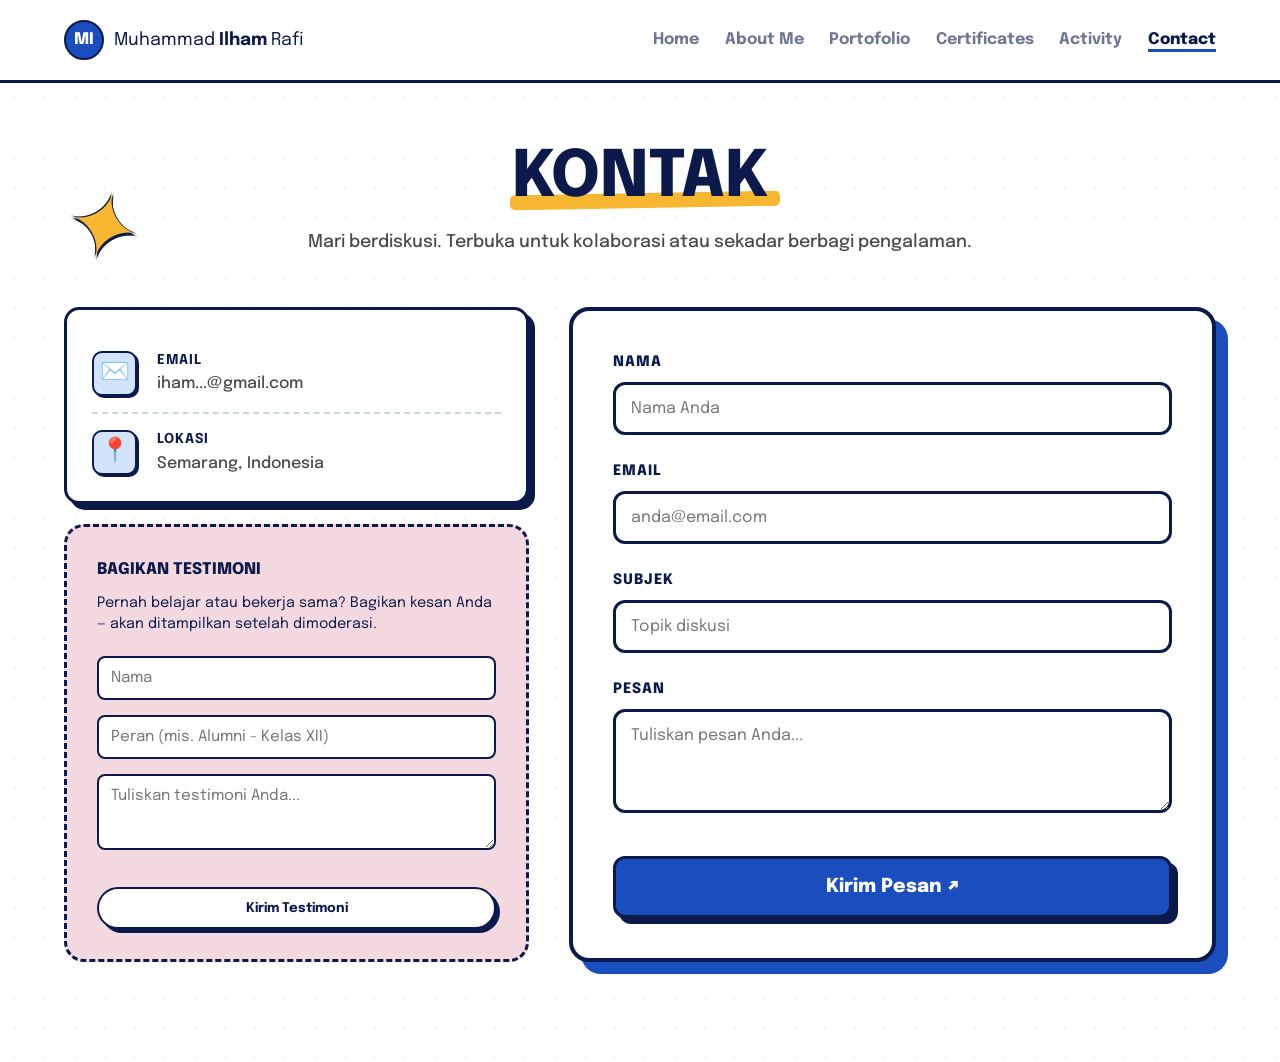
<file: contact.html>
<!DOCTYPE html>
<html lang="id">
<head>
    <meta charset="UTF-8">
    <meta name="viewport" content="width=device-width, initial-scale=1.0">
    <title>Contact - Muhammad Ilham Rafi</title>
    <link rel="stylesheet" href="styles_contact.css">
    <link href="https://fonts.googleapis.com/css2?family=Epilogue:wght@400;700;800&display=swap" rel="stylesheet">
</head>
<body>

    <!-- NAVBAR Bawaan -->
    <div class="navbar-container">
        <nav class="navbar">
            <div class="logo-section">
                <div class="logo-icon">MI</div>
                <span class="logo-text">Muhammad <b>Ilham</b> Rafi</span>
            </div>
            
            <button class="hamburger" id="hamburger-btn">
                <span></span>
                <span></span>
                <span></span>
            </button>

            <ul class="nav-links" id="nav-links">
                <li><a href="index.html">Home</a></li>
                <li><a href="about.html">About Me</a></li>
                <li><a href="portofolio.html">Portofolio</a></li>
                <li><a href="certificates.html">Certificates</a></li>
                <li><a href="activity.html">Activity</a></li>
                <li><a href="contact.html" class="active">Contact</a></li>
            </ul>
        </nav>
    </div>

    <!-- MAIN CONTACT SECTION -->
    <main class="contact-section">
        <!-- Pattern Latar Belakang & Bintang -->
        <div class="bg-pattern"></div>
        <div class="decor-star star-1">✦</div>
        <div class="decor-star star-2">✦</div>

        <!-- Judul Halaman Bergaya Activity -->
        <div class="section-header animate-pop">
            <h1 class="page-heading">KONTAK</h1>
            <p class="page-subtitle">Mari berdiskusi. Terbuka untuk kolaborasi atau sekadar berbagi pengalaman.</p>
        </div>
        
        <!-- Kontainer Flex Form (Tinggi Sejajar) -->
        <div class="contact-container animate-slide-up">
            
            <!-- Kolom Kiri: Info Kontak bergaya Tabel & Testimoni -->
            <div class="contact-left">
                
                <!-- Kotak Info (Tabel) -->
                <div class="info-table-box">
                    <div class="info-row">
                        <div class="icon-box">✉️</div>
                        <div class="detail-text">
                            <strong>EMAIL</strong>
                            <span>iham...@gmail.com</span>
                        </div>
                    </div>
                    <div class="info-row">
                        <div class="icon-box">📍</div>
                        <div class="detail-text">
                            <strong>LOKASI</strong>
                            <span>Semarang, Indonesia</span>
                        </div>
                    </div>
                </div>

                <!-- Kotak Bagikan Testimoni -->
                <div class="testimonial-box">
                    <h4 class="testimoni-title">BAGIKAN TESTIMONI</h4>
                    <p class="testimoni-desc">Pernah belajar atau bekerja sama? Bagikan kesan Anda — akan ditampilkan setelah dimoderasi.</p>
                    <form action="#" class="testimoni-form">
                        <input type="text" placeholder="Nama" required>
                        <input type="text" placeholder="Peran (mis. Alumni - Kelas XII)" required>
                        <textarea rows="3" placeholder="Tuliskan testimoni Anda..." required></textarea>
                        <button type="submit" class="btn-testimoni">Kirim Testimoni</button>
                    </form>
                </div>

            </div>

            <!-- Kolom Kanan: Form Kontak Utama -->
            <div class="contact-right">
                <form action="#" class="main-form">
                    <div class="form-inputs-wrap">
                        <div class="form-group">
                            <label>NAMA</label>
                            <input type="text" placeholder="Nama Anda" required>
                        </div>
                        
                        <div class="form-group">
                            <label>EMAIL</label>
                            <input type="email" placeholder="anda@email.com" required>
                        </div>
                        
                        <div class="form-group">
                            <label>SUBJEK</label>
                            <input type="text" placeholder="Topik diskusi" required>
                        </div>
                        
                        <div class="form-group">
                            <label>PESAN</label>
                            <textarea rows="4" placeholder="Tuliskan pesan Anda..." required></textarea>
                        </div>
                    </div>
                    
                    <button type="submit" class="btn-submit">Kirim Pesan ↗</button>
                </form>
            </div>
            
        </div>
    </main>

    <script>
        // Logika Hamburger Menu
        const hamburgerBtn = document.getElementById('hamburger-btn');
        const navLinks = document.getElementById('nav-links');

        hamburgerBtn.addEventListener('click', () => {
            hamburgerBtn.classList.toggle('active');
            navLinks.classList.toggle('show-menu');
        });
    </script>
</body>
</html>
</file>
<file: styles_contact.css>
/* =========================================
   ROOT & BASE STYLES DARI TEMA UTAMA
========================================= */
:root {
    --primary-blue: #1a4ebf;
    --dark-navy: #0c1a4b;
    --light-pink: #f4d9e1;
    --accent-yellow: #f7b731;
    --light-blue: #d2e3fc;
    --bg-white: #ffffff;
    --bg-gray: #f9f9fb;
    --text-gray: #4a4a4a;
}

* {
    margin: 0;
    padding: 0;
    box-sizing: border-box;
    font-family: 'Epilogue', sans-serif;
}

body {
    background-color: var(--bg-white);
    color: var(--dark-navy);
    overflow-x: hidden;
    line-height: 1.6;
}

/* =========================================
   NAVBAR
========================================= */
.navbar-container {
    width: 100%;
    background: var(--bg-white);
    border-bottom: 3px solid var(--dark-navy);
    position: sticky;
    top: 0;
    z-index: 100;
}

.navbar {
    display: flex;
    justify-content: space-between;
    align-items: center;
    padding: 20px 5vw;
    max-width: 1400px;
    margin: 0 auto;
    flex-wrap: wrap; 
    gap: 20px;
}

.logo-section {
    display: flex;
    align-items: center;
    gap: 10px;
    z-index: 102;
}

.logo-icon {
    background-color: var(--primary-blue);
    color: white;
    font-weight: 800;
    width: 40px;
    height: 40px;
    display: flex;
    justify-content: center;
    align-items: center;
    border-radius: 50%;
    flex-shrink: 0;
    border: 2px solid var(--dark-navy);
}

.logo-text {
    color: var(--dark-navy);
    font-size: 1.1rem;
}

.hamburger {
    display: none;
    flex-direction: column;
    gap: 6px;
    background: none;
    border: none;
    cursor: pointer;
    z-index: 102;
    padding: 5px;
}

.hamburger span {
    display: block;
    width: 30px;
    height: 3px;
    background-color: var(--dark-navy);
    border-radius: 3px;
    transition: all 0.3s ease;
}

.hamburger.active span:nth-child(1) { transform: translateY(9px) rotate(45deg); }
.hamburger.active span:nth-child(2) { opacity: 0; }
.hamburger.active span:nth-child(3) { transform: translateY(-9px) rotate(-45deg); }

.nav-links {
    display: flex;
    list-style: none;
    gap: 2vw;
    flex-wrap: wrap;
    justify-content: center;
    align-items: center;
}

.nav-links a {
    text-decoration: none;
    color: var(--dark-navy);
    font-weight: 700;
    opacity: 0.6;
    transition: opacity 0.2s ease, color 0.2s ease;
}

.nav-links a:hover {
    opacity: 1;
    color: var(--primary-blue);
}

.nav-links a.active {
    opacity: 1;
    font-weight: 800;
    text-decoration: underline;
    text-underline-offset: 5px;
    text-decoration-thickness: 3px;
    text-decoration-color: var(--primary-blue);
}

/* =========================================
   BACKGROUND & BINTANG
========================================= */
.contact-section {
    padding: 60px 5vw 100px 5vw;
    position: relative;
    max-width: 1400px;
    margin: 0 auto;
}

.bg-pattern {
    position: absolute;
    top: 0; left: 0; width: 100%; height: 100%;
    opacity: 0.03;
    background-image: radial-gradient(var(--dark-navy) 2px, transparent 2px);
    background-size: 30px 30px;
    z-index: 0;
    pointer-events: none;
}

.decor-star {
    position: absolute;
    color: var(--accent-yellow);
    font-size: clamp(40px, 8vw, 90px);
    text-shadow: 2px 2px 0px var(--dark-navy), -1px -1px 0 var(--dark-navy), 1px -1px 0 var(--dark-navy), -1px 1px 0 var(--dark-navy), 1px 1px 0 var(--dark-navy);
    z-index: 1;
    animation: pulseStar 3s ease-in-out infinite alternate;
}

.star-1 { top: 8%; left: 5%; transform: rotate(15deg); }
.star-2 { bottom: 10%; right: 5%; font-size: 60px; transform: rotate(-25deg); animation-delay: 1s; }

@keyframes pulseStar {
    0% { transform: scale(1) rotate(0deg); }
    100% { transform: scale(1.1) rotate(10deg); }
}

/* =========================================
   HEADER KONTAK
========================================= */
.section-header {
    text-align: center;
    position: relative;
    z-index: 2;
    margin-bottom: 50px;
}

.page-heading {
    font-size: clamp(2.5rem, 5vw, 4rem);
    font-weight: 800;
    line-height: 1.1;
    margin-bottom: 15px;
    color: var(--dark-navy);
    display: inline-block;
    position: relative;
    text-transform: uppercase;
}

/* Garis Kuning di bawah Judul */
.page-heading::after {
    content: '';
    position: absolute;
    width: 105%;
    height: 15px;
    background-color: var(--accent-yellow);
    bottom: 5px;
    left: -2px;
    z-index: -1;
    transform: rotate(-1deg);
    border-radius: 5px;
}

.page-subtitle {
    font-size: 1.1rem;
    color: var(--text-gray);
    font-weight: 500;
}

/* =========================================
   ANIMASI INTERAKTIF SAAT HALAMAN DIMUAT
========================================= */
.animate-pop {
    animation: popIn 0.8s cubic-bezier(0.175, 0.885, 0.32, 1.275) forwards;
}

.animate-slide-up {
    opacity: 0;
    animation: slideUp 0.8s ease forwards;
    animation-delay: 0.3s;
}

@keyframes popIn {
    0% { opacity: 0; transform: scale(0.8); }
    100% { opacity: 1; transform: scale(1); }
}

@keyframes slideUp {
    0% { opacity: 0; transform: translateY(40px); }
    100% { opacity: 1; transform: translateY(0); }
}

/* =========================================
   KONTEN UTAMA (LAYOUT FLEX)
========================================= */
.contact-container {
    display: flex;
    justify-content: space-between;
    align-items: stretch; /* MEMBUAT TINGGI KOLOM KANAN DAN KIRI SAMA */
    gap: 40px;
    position: relative;
    z-index: 2;
    flex-wrap: wrap;
    max-width: 1200px;
    margin: 0 auto;
}

/* --- Kolom Kiri --- */
.contact-left {
    flex: 1;
    min-width: 320px;
    display: flex;
    flex-direction: column;
    justify-content: space-between; /* Mendorong Testimoni ke bawah agar sejajar Form */
    gap: 20px;
}

/* Kotak Info bergaya Tabel */
.info-table-box {
    background: var(--bg-white);
    border: 3px solid var(--dark-navy);
    border-radius: 15px;
    padding: 25px;
    box-shadow: 6px 6px 0px var(--dark-navy);
    display: flex;
    flex-direction: column;
}

.info-row {
    display: flex;
    align-items: center;
    gap: 20px;
    padding: 15px 0;
    border-bottom: 2px dashed #cbd5e1; /* Garis pemisah tabel */
}

.info-row:last-child {
    border-bottom: none;
    padding-bottom: 0;
}

.icon-box {
    width: 45px;
    height: 45px;
    background: var(--light-blue);
    border: 2px solid var(--dark-navy);
    border-radius: 10px;
    display: flex;
    justify-content: center;
    align-items: center;
    font-size: 1.5rem;
    box-shadow: 2px 2px 0px var(--dark-navy);
}

.detail-text strong {
    display: block;
    font-size: 0.85rem;
    color: var(--dark-navy);
    letter-spacing: 1px;
}

.detail-text span {
    color: var(--text-gray);
    font-weight: 500;
}

/* Kotak Testimoni (Kiri Bawah) */
.testimonial-box {
    background-color: var(--light-pink);
    border: 3px dashed var(--dark-navy);
    border-radius: 20px;
    padding: 30px;
    flex-grow: 1; /* Mengisi sisa ruang agar tingginya pas dengan form kanan */
    display: flex;
    flex-direction: column;
}

.testimoni-title {
    color: var(--dark-navy);
    font-weight: 800;
    margin-bottom: 10px;
}

.testimoni-desc {
    font-size: 0.9rem;
    margin-bottom: 20px;
    color: var(--dark-navy);
    line-height: 1.5;
}

.testimoni-form {
    display: flex;
    flex-direction: column;
    flex-grow: 1;
}

.testimoni-form input,
.testimoni-form textarea {
    width: 100%;
    padding: 12px;
    margin-bottom: 15px;
    border: 2px solid var(--dark-navy);
    border-radius: 8px;
    background: var(--bg-white);
    font-size: 0.95rem;
}

.testimoni-form input:focus,
.testimoni-form textarea:focus {
    outline: none;
    box-shadow: 3px 3px 0px var(--dark-navy);
}

.btn-testimoni {
    background: var(--bg-white);
    color: var(--dark-navy);
    border: 2px solid var(--dark-navy);
    padding: 12px 20px;
    font-weight: 700;
    border-radius: 30px;
    cursor: pointer;
    box-shadow: 4px 4px 0px var(--dark-navy);
    transition: transform 0.2s, box-shadow 0.2s;
    margin-top: auto; /* Mendorong tombol selalu ke bawah */
}

.btn-testimoni:hover {
    transform: translate(-2px, -2px);
    box-shadow: 6px 6px 0px var(--dark-navy);
    background: var(--accent-yellow);
}

/* --- Kolom Kanan (Form Utama) --- */
.contact-right {
    flex: 1.2;
    min-width: 320px;
    background: var(--bg-white);
    border: 4px solid var(--dark-navy);
    border-radius: 20px;
    padding: 40px;
    box-shadow: 12px 12px 0px var(--primary-blue);
    display: flex;
    flex-direction: column;
}

.main-form {
    display: flex;
    flex-direction: column;
    height: 100%; /* Agar memenuhi container */
    justify-content: space-between;
}

.form-group {
    margin-bottom: 25px;
}

.form-group label {
    display: block;
    font-weight: 800;
    color: var(--dark-navy);
    margin-bottom: 8px;
    font-size: 0.9rem;
    letter-spacing: 1px;
}

.form-group input,
.form-group textarea {
    width: 100%;
    padding: 15px;
    border: 3px solid var(--dark-navy);
    border-radius: 12px;
    font-size: 1rem;
    transition: box-shadow 0.2s, border-color 0.2s;
}

.form-group input:focus,
.form-group textarea:focus {
    outline: none;
    border-color: var(--primary-blue);
    box-shadow: 4px 4px 0px var(--primary-blue);
}

.btn-submit {
    width: 100%;
    background: var(--primary-blue);
    color: white;
    padding: 18px;
    font-size: 1.2rem;
    font-weight: 800;
    border: 3px solid var(--dark-navy);
    border-radius: 12px;
    cursor: pointer;
    box-shadow: 6px 6px 0px var(--dark-navy);
    transition: transform 0.2s, box-shadow 0.2s;
    margin-top: 10px;
}

.btn-submit:hover {
    transform: translate(-3px, -3px);
    box-shadow: 9px 9px 0px var(--dark-navy);
    background: var(--dark-navy);
    border-color: var(--primary-blue);
}

/* =========================================
   RESPONSIVE DESIGN
========================================= */
@media screen and (max-width: 992px) {
    .contact-container {
        flex-direction: column;
    }
}

@media screen and (max-width: 768px) {
    .navbar { padding: 15px 5vw; }
    .hamburger { display: flex; }
    
    .nav-links {
        position: absolute;
        top: 100%;
        left: 0;
        width: 100%;
        background-color: var(--bg-white);
        flex-direction: column;
        padding: 0;
        max-height: 0;
        overflow: hidden;
        border-bottom: 0px solid var(--dark-navy);
        transition: max-height 0.4s ease-in-out, padding 0.4s ease-in-out;
    }
    
    .nav-links.show-menu {
        max-height: 400px;
        padding: 20px 0;
        border-bottom: 3px solid var(--dark-navy);
    }
    
    .contact-section { padding: 40px 5vw; }
    .contact-right { padding: 25px; box-shadow: 6px 6px 0px var(--primary-blue); }
    .page-heading { font-size: 2.5rem; }
}
</file>
